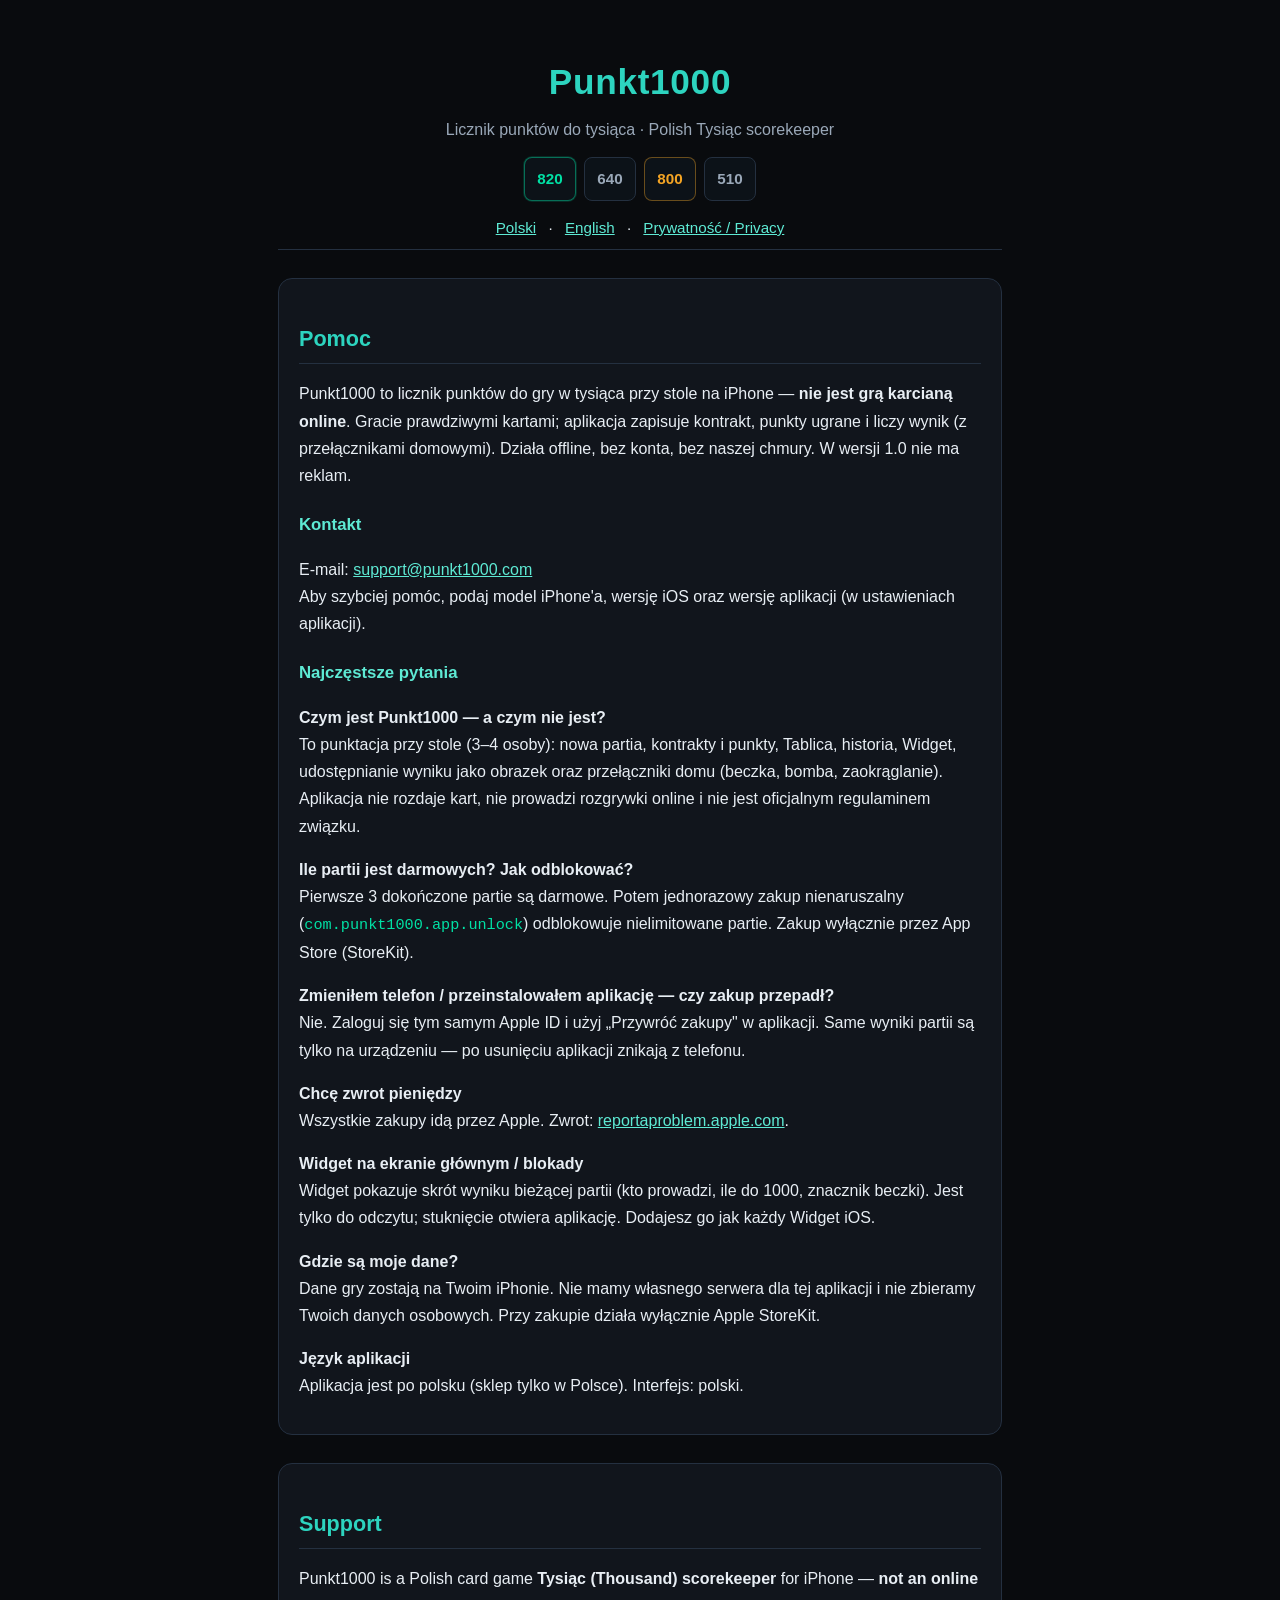
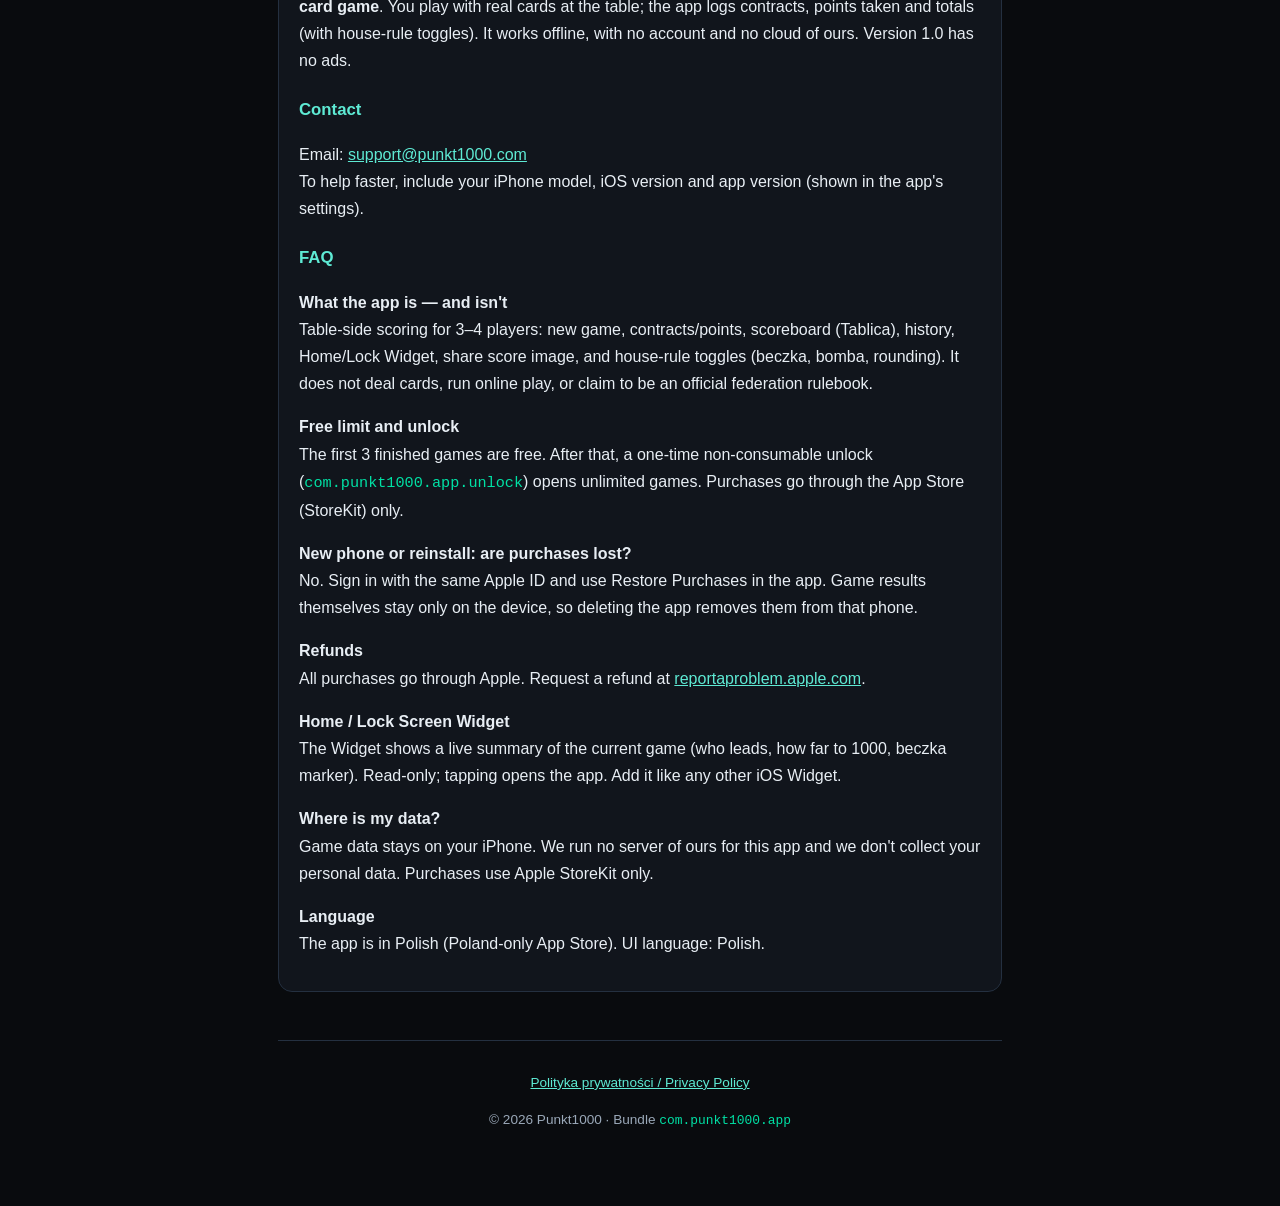
<file: index.html>
<!doctype html>
<html lang="pl">
<head>
<meta charset="utf-8">
<meta name="viewport" content="width=device-width, initial-scale=1">
<title>Punkt1000: Pomoc / Support</title>
<meta name="description" content="Punkt1000 — licznik punktów do tysiąca na iPhone: pomoc i kontakt / Polish Tysiąc scorekeeper for iPhone: support and contact.">
<meta name="referrer" content="no-referrer">
<link rel="stylesheet" href="style.css">
</head>
<body>
<div class="wrap">
<header>
  <p class="logo">Punkt1000</p>
  <p class="tag">Licznik punktów do tysiąca · Polish Tysiąc scorekeeper</p>
  <div class="score" aria-hidden="true"><span class="lead">820</span><span>640</span><span class="mark">800</span><span>510</span></div>
  <nav><a href="#pl">Polski</a> · <a href="#en">English</a> · <a href="privacy.html">Prywatność / Privacy</a></nav>
</header>

<section class="lang" id="pl" lang="pl">
  <h2>Pomoc</h2>
  <p>Punkt1000 to licznik punktów do gry w tysiąca przy stole na iPhone — <strong>nie jest grą karcianą online</strong>. Gracie prawdziwymi kartami; aplikacja zapisuje kontrakt, punkty ugrane i liczy wynik (z przełącznikami domowymi). Działa offline, bez konta, bez naszej chmury. W wersji 1.0 nie ma reklam.</p>

  <h3>Kontakt</h3>
  <p>E-mail: <a href="mailto:support@punkt1000.com">support@punkt1000.com</a><br>
  Aby szybciej pomóc, podaj model iPhone'a, wersję iOS oraz wersję aplikacji (w ustawieniach aplikacji).</p>

  <h3>Najczęstsze pytania</h3>
  <p><strong>Czym jest Punkt1000 — a czym nie jest?</strong><br>
  To punktacja przy stole (3–4 osoby): nowa partia, kontrakty i punkty, Tablica, historia, Widget, udostępnianie wyniku jako obrazek oraz przełączniki domu (beczka, bomba, zaokrąglanie). Aplikacja nie rozdaje kart, nie prowadzi rozgrywki online i nie jest oficjalnym regulaminem związku.</p>
  <p><strong>Ile partii jest darmowych? Jak odblokować?</strong><br>
  Pierwsze 3 dokończone partie są darmowe. Potem jednorazowy zakup nienaruszalny (<code>com.punkt1000.app.unlock</code>) odblokowuje nielimitowane partie. Zakup wyłącznie przez App Store (StoreKit).</p>
  <p><strong>Zmieniłem telefon / przeinstalowałem aplikację — czy zakup przepadł?</strong><br>
  Nie. Zaloguj się tym samym Apple ID i użyj „Przywróć zakupy" w aplikacji. Same wyniki partii są tylko na urządzeniu — po usunięciu aplikacji znikają z telefonu.</p>
  <p><strong>Chcę zwrot pieniędzy</strong><br>
  Wszystkie zakupy idą przez Apple. Zwrot: <a href="https://reportaproblem.apple.com/">reportaproblem.apple.com</a>.</p>
  <p><strong>Widget na ekranie głównym / blokady</strong><br>
  Widget pokazuje skrót wyniku bieżącej partii (kto prowadzi, ile do 1000, znacznik beczki). Jest tylko do odczytu; stuknięcie otwiera aplikację. Dodajesz go jak każdy Widget iOS.</p>
  <p><strong>Gdzie są moje dane?</strong><br>
  Dane gry zostają na Twoim iPhonie. Nie mamy własnego serwera dla tej aplikacji i nie zbieramy Twoich danych osobowych. Przy zakupie działa wyłącznie Apple StoreKit.</p>
  <p><strong>Język aplikacji</strong><br>
  Aplikacja jest po polsku (sklep tylko w Polsce). Interfejs: polski.</p>
</section>

<section class="lang" id="en" lang="en">
  <h2>Support</h2>
  <p>Punkt1000 is a Polish card game <strong>Tysiąc (Thousand) scorekeeper</strong> for iPhone — <strong>not an online card game</strong>. You play with real cards at the table; the app logs contracts, points taken and totals (with house-rule toggles). It works offline, with no account and no cloud of ours. Version 1.0 has no ads.</p>

  <h3>Contact</h3>
  <p>Email: <a href="mailto:support@punkt1000.com">support@punkt1000.com</a><br>
  To help faster, include your iPhone model, iOS version and app version (shown in the app's settings).</p>

  <h3>FAQ</h3>
  <p><strong>What the app is — and isn't</strong><br>
  Table-side scoring for 3–4 players: new game, contracts/points, scoreboard (Tablica), history, Home/Lock Widget, share score image, and house-rule toggles (beczka, bomba, rounding). It does not deal cards, run online play, or claim to be an official federation rulebook.</p>
  <p><strong>Free limit and unlock</strong><br>
  The first 3 finished games are free. After that, a one-time non-consumable unlock (<code>com.punkt1000.app.unlock</code>) opens unlimited games. Purchases go through the App Store (StoreKit) only.</p>
  <p><strong>New phone or reinstall: are purchases lost?</strong><br>
  No. Sign in with the same Apple ID and use Restore Purchases in the app. Game results themselves stay only on the device, so deleting the app removes them from that phone.</p>
  <p><strong>Refunds</strong><br>
  All purchases go through Apple. Request a refund at <a href="https://reportaproblem.apple.com/">reportaproblem.apple.com</a>.</p>
  <p><strong>Home / Lock Screen Widget</strong><br>
  The Widget shows a live summary of the current game (who leads, how far to 1000, beczka marker). Read-only; tapping opens the app. Add it like any other iOS Widget.</p>
  <p><strong>Where is my data?</strong><br>
  Game data stays on your iPhone. We run no server of ours for this app and we don't collect your personal data. Purchases use Apple StoreKit only.</p>
  <p><strong>Language</strong><br>
  The app is in Polish (Poland-only App Store). UI language: Polish.</p>
</section>

<footer>
  <p><a href="privacy.html">Polityka prywatności / Privacy Policy</a></p>
  <p>© 2026 Punkt1000 · Bundle <code>com.punkt1000.app</code></p>
</footer>
</div>
</body>
</html>
</file>
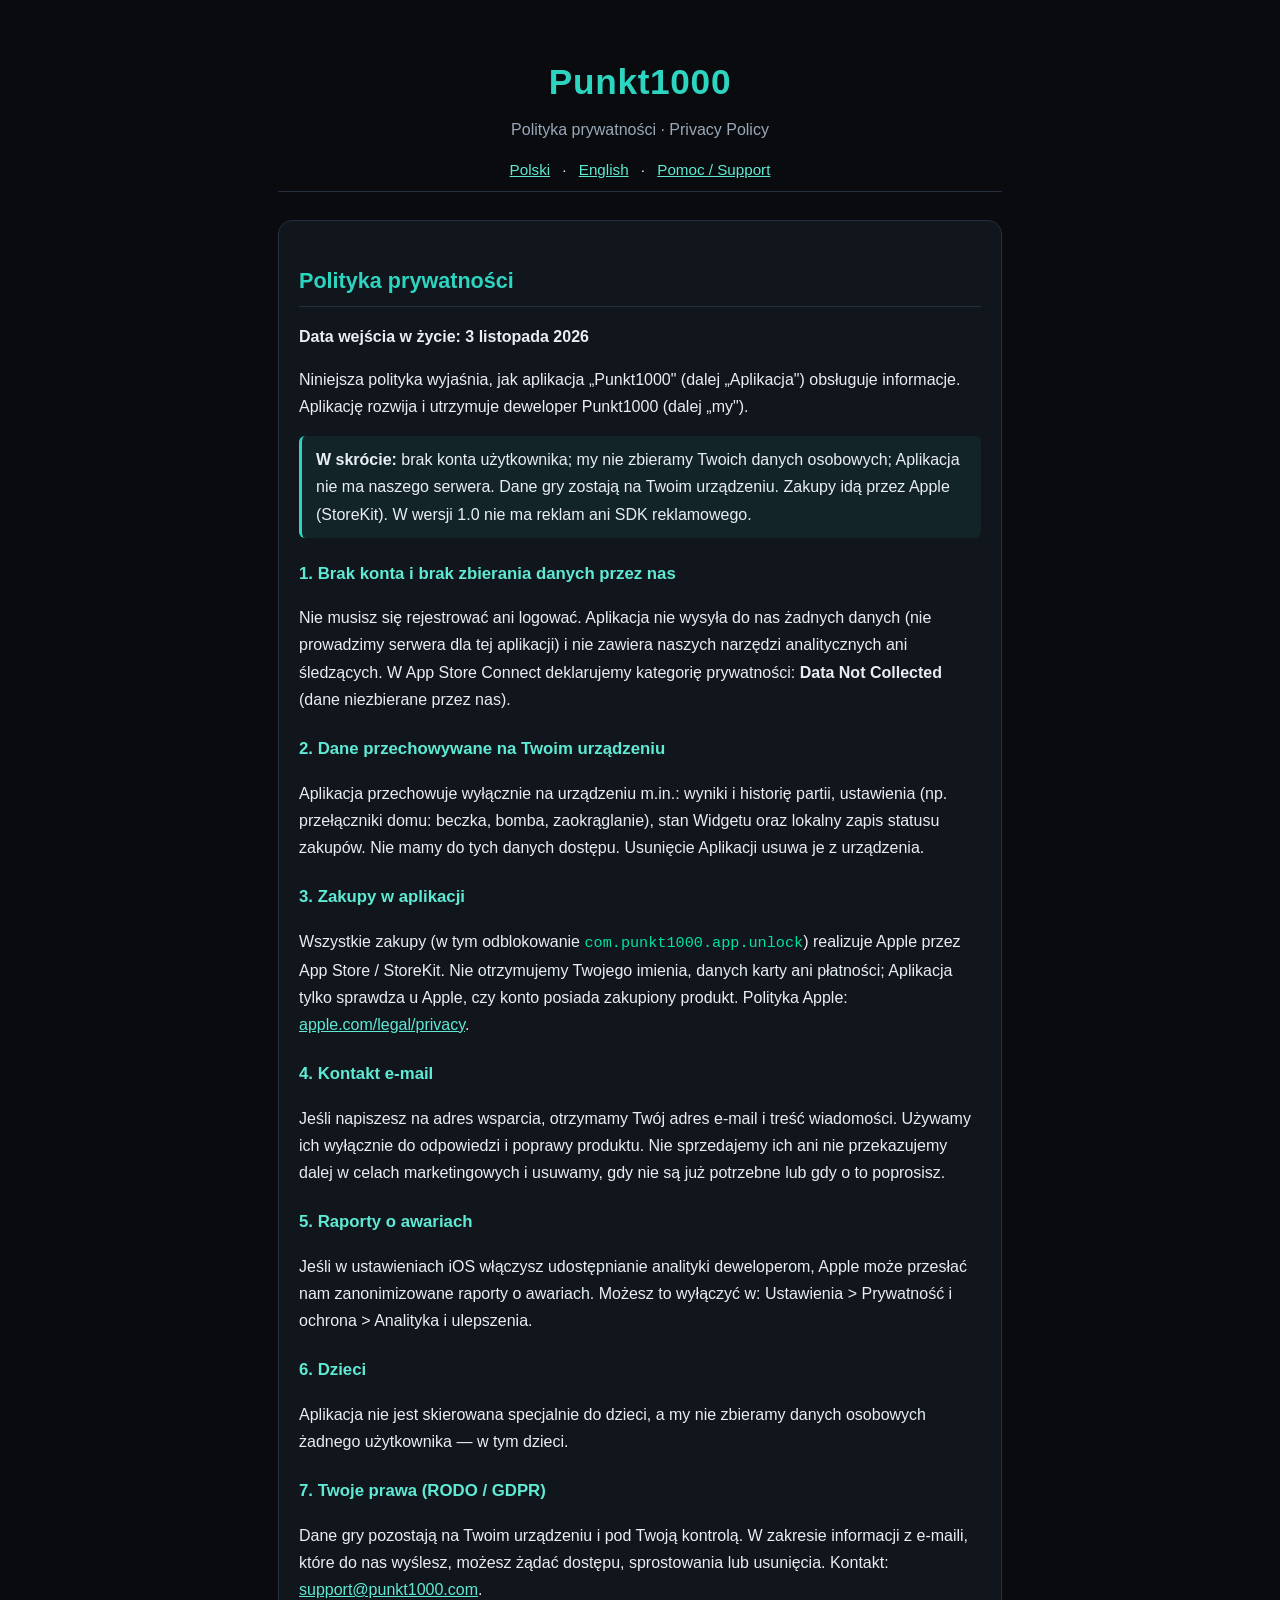
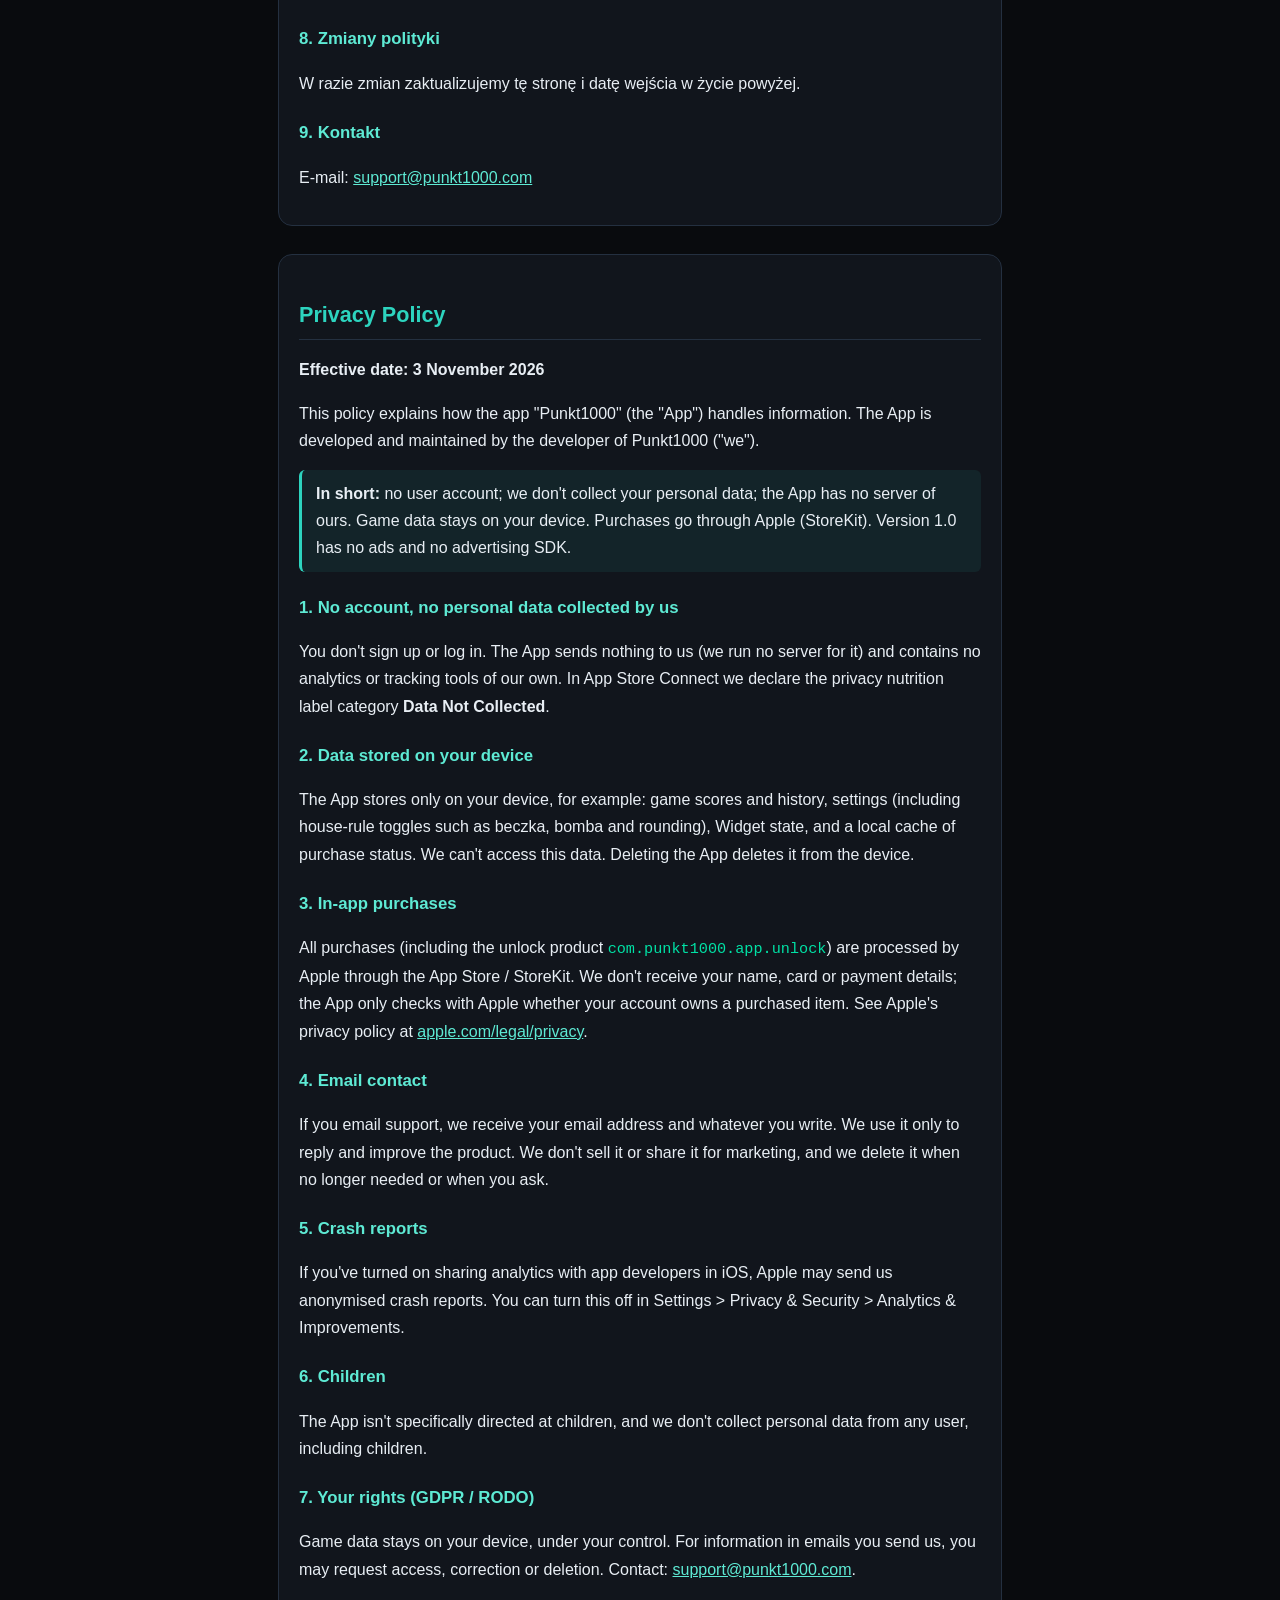
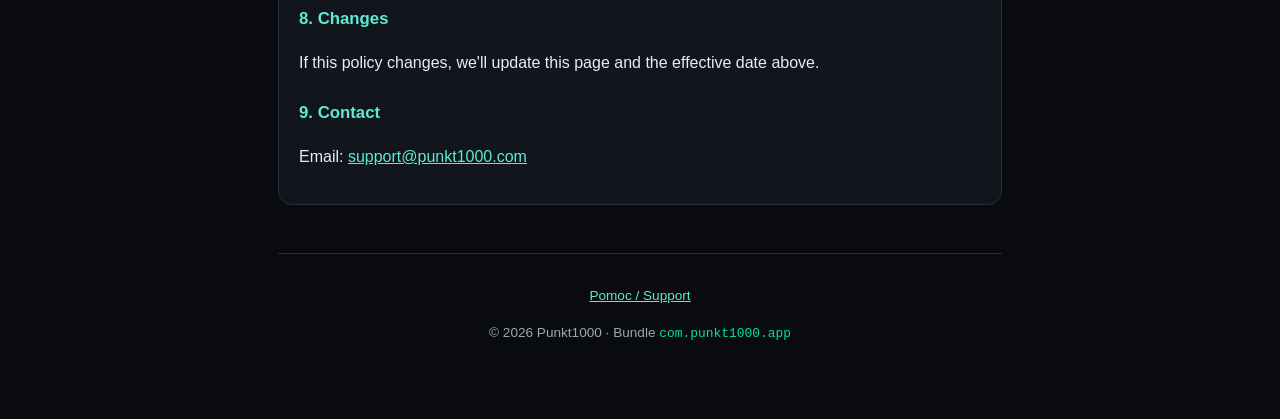
<file: privacy.html>
<!doctype html>
<html lang="pl">
<head>
<meta charset="utf-8">
<meta name="viewport" content="width=device-width, initial-scale=1">
<title>Punkt1000: Polityka prywatności / Privacy Policy</title>
<meta name="description" content="Polityka prywatności aplikacji Punkt1000 / Privacy policy for the Punkt1000 app.">
<meta name="referrer" content="no-referrer">
<link rel="stylesheet" href="style.css">
</head>
<body>
<div class="wrap">
<header>
  <p class="logo">Punkt1000</p>
  <p class="tag">Polityka prywatności · Privacy Policy</p>
  <nav><a href="#pl">Polski</a> · <a href="#en">English</a> · <a href="index.html">Pomoc / Support</a></nav>
</header>

<section class="lang" id="pl" lang="pl">
  <h2>Polityka prywatności</h2>
  <p><strong>Data wejścia w życie: 3 listopada 2026</strong></p>
  <p>Niniejsza polityka wyjaśnia, jak aplikacja „Punkt1000" (dalej „Aplikacja") obsługuje informacje. Aplikację rozwija i utrzymuje deweloper Punkt1000 (dalej „my").</p>

  <div class="note"><strong>W skrócie:</strong> brak konta użytkownika; my nie zbieramy Twoich danych osobowych; Aplikacja nie ma naszego serwera. Dane gry zostają na Twoim urządzeniu. Zakupy idą przez Apple (StoreKit). W wersji 1.0 nie ma reklam ani SDK reklamowego.</div>

  <h3>1. Brak konta i brak zbierania danych przez nas</h3>
  <p>Nie musisz się rejestrować ani logować. Aplikacja nie wysyła do nas żadnych danych (nie prowadzimy serwera dla tej aplikacji) i nie zawiera naszych narzędzi analitycznych ani śledzących. W App Store Connect deklarujemy kategorię prywatności: <strong>Data Not Collected</strong> (dane niezbierane przez nas).</p>

  <h3>2. Dane przechowywane na Twoim urządzeniu</h3>
  <p>Aplikacja przechowuje wyłącznie na urządzeniu m.in.: wyniki i historię partii, ustawienia (np. przełączniki domu: beczka, bomba, zaokrąglanie), stan Widgetu oraz lokalny zapis statusu zakupów. Nie mamy do tych danych dostępu. Usunięcie Aplikacji usuwa je z urządzenia.</p>

  <h3>3. Zakupy w aplikacji</h3>
  <p>Wszystkie zakupy (w tym odblokowanie <code>com.punkt1000.app.unlock</code>) realizuje Apple przez App Store / StoreKit. Nie otrzymujemy Twojego imienia, danych karty ani płatności; Aplikacja tylko sprawdza u Apple, czy konto posiada zakupiony produkt. Polityka Apple: <a href="https://www.apple.com/legal/privacy/">apple.com/legal/privacy</a>.</p>

  <h3>4. Kontakt e-mail</h3>
  <p>Jeśli napiszesz na adres wsparcia, otrzymamy Twój adres e-mail i treść wiadomości. Używamy ich wyłącznie do odpowiedzi i poprawy produktu. Nie sprzedajemy ich ani nie przekazujemy dalej w celach marketingowych i usuwamy, gdy nie są już potrzebne lub gdy o to poprosisz.</p>

  <h3>5. Raporty o awariach</h3>
  <p>Jeśli w ustawieniach iOS włączysz udostępnianie analityki deweloperom, Apple może przesłać nam zanonimizowane raporty o awariach. Możesz to wyłączyć w: Ustawienia &gt; Prywatność i ochrona &gt; Analityka i ulepszenia.</p>

  <h3>6. Dzieci</h3>
  <p>Aplikacja nie jest skierowana specjalnie do dzieci, a my nie zbieramy danych osobowych żadnego użytkownika — w tym dzieci.</p>

  <h3>7. Twoje prawa (RODO / GDPR)</h3>
  <p>Dane gry pozostają na Twoim urządzeniu i pod Twoją kontrolą. W zakresie informacji z e-maili, które do nas wyślesz, możesz żądać dostępu, sprostowania lub usunięcia. Kontakt: <a href="mailto:support@punkt1000.com">support@punkt1000.com</a>.</p>

  <h3>8. Zmiany polityki</h3>
  <p>W razie zmian zaktualizujemy tę stronę i datę wejścia w życie powyżej.</p>

  <h3>9. Kontakt</h3>
  <p>E-mail: <a href="mailto:support@punkt1000.com">support@punkt1000.com</a></p>
</section>

<section class="lang" id="en" lang="en">
  <h2>Privacy Policy</h2>
  <p><strong>Effective date: 3 November 2026</strong></p>
  <p>This policy explains how the app "Punkt1000" (the "App") handles information. The App is developed and maintained by the developer of Punkt1000 ("we").</p>

  <div class="note"><strong>In short:</strong> no user account; we don't collect your personal data; the App has no server of ours. Game data stays on your device. Purchases go through Apple (StoreKit). Version 1.0 has no ads and no advertising SDK.</div>

  <h3>1. No account, no personal data collected by us</h3>
  <p>You don't sign up or log in. The App sends nothing to us (we run no server for it) and contains no analytics or tracking tools of our own. In App Store Connect we declare the privacy nutrition label category <strong>Data Not Collected</strong>.</p>

  <h3>2. Data stored on your device</h3>
  <p>The App stores only on your device, for example: game scores and history, settings (including house-rule toggles such as beczka, bomba and rounding), Widget state, and a local cache of purchase status. We can't access this data. Deleting the App deletes it from the device.</p>

  <h3>3. In-app purchases</h3>
  <p>All purchases (including the unlock product <code>com.punkt1000.app.unlock</code>) are processed by Apple through the App Store / StoreKit. We don't receive your name, card or payment details; the App only checks with Apple whether your account owns a purchased item. See Apple's privacy policy at <a href="https://www.apple.com/legal/privacy/">apple.com/legal/privacy</a>.</p>

  <h3>4. Email contact</h3>
  <p>If you email support, we receive your email address and whatever you write. We use it only to reply and improve the product. We don't sell it or share it for marketing, and we delete it when no longer needed or when you ask.</p>

  <h3>5. Crash reports</h3>
  <p>If you've turned on sharing analytics with app developers in iOS, Apple may send us anonymised crash reports. You can turn this off in Settings &gt; Privacy &amp; Security &gt; Analytics &amp; Improvements.</p>

  <h3>6. Children</h3>
  <p>The App isn't specifically directed at children, and we don't collect personal data from any user, including children.</p>

  <h3>7. Your rights (GDPR / RODO)</h3>
  <p>Game data stays on your device, under your control. For information in emails you send us, you may request access, correction or deletion. Contact: <a href="mailto:support@punkt1000.com">support@punkt1000.com</a>.</p>

  <h3>8. Changes</h3>
  <p>If this policy changes, we'll update this page and the effective date above.</p>

  <h3>9. Contact</h3>
  <p>Email: <a href="mailto:support@punkt1000.com">support@punkt1000.com</a></p>
</section>

<footer>
  <p><a href="index.html">Pomoc / Support</a></p>
  <p>© 2026 Punkt1000 · Bundle <code>com.punkt1000.app</code></p>
</footer>
</div>
</body>
</html>
</file>
<file: style.css>
/* Punkt1000 static site. No external fonts, scripts or trackers. Teal/dark theme. */
:root{
  --bg:#090B0E;
  --card:#11151C;
  --line:#243040;
  --teal:#2DD4BF;
  --teal-soft:#5EEAD4;
  --mint:#00E1A5;
  --text:#E8EEF4;
  --muted:#9AA8B8;
  --amber:#F5A524;
}
*{box-sizing:border-box}
html{background:var(--bg)}
body{margin:0;color:var(--text);background:var(--bg);font:16px/1.7 -apple-system,BlinkMacSystemFont,"SF Pro Text","Segoe UI",Roboto,"Helvetica Neue",Arial,sans-serif}
.wrap{max-width:760px;margin:0 auto;padding:24px 18px 64px}
header{text-align:center;padding:28px 0 8px;border-bottom:1px solid var(--line)}
.logo{font-size:2.2rem;font-weight:700;color:var(--teal);letter-spacing:.02em;margin:0}
.tag{color:var(--muted);margin:4px 0 0}
nav{margin:14px 0 0;font-size:.95rem}
nav a{margin:0 8px}
a{color:var(--teal-soft)}
a:hover{color:var(--mint)}
h2{color:var(--teal);font-size:1.35rem;margin:36px 0 8px;padding-bottom:6px;border-bottom:1px solid var(--line)}
h3{color:var(--teal-soft);font-size:1.05rem;margin:22px 0 4px}
section.lang{background:var(--card);border:1px solid var(--line);border-radius:14px;padding:6px 20px 18px;margin-top:28px}
.note{border-left:3px solid var(--teal);background:rgba(45,212,191,.08);padding:10px 14px;border-radius:6px;margin:12px 0}
code{color:var(--mint);font-size:.95em}
.score{display:flex;gap:8px;justify-content:center;align-items:flex-end;margin:14px 0 4px}
.score span{min-width:52px;padding:8px 10px;border-radius:8px;border:1px solid var(--line);background:#0c1218;font-variant-numeric:tabular-nums;font-weight:600;font-size:.95rem;color:var(--muted)}
.score .lead{color:var(--mint);border-color:rgba(0,225,165,.45);box-shadow:0 0 0 1px rgba(0,225,165,.15)}
.score .mark{color:var(--amber);border-color:rgba(245,165,36,.4)}
footer{margin-top:48px;text-align:center;color:var(--muted);font-size:.85rem;border-top:1px solid var(--line);padding-top:16px}
</file>
